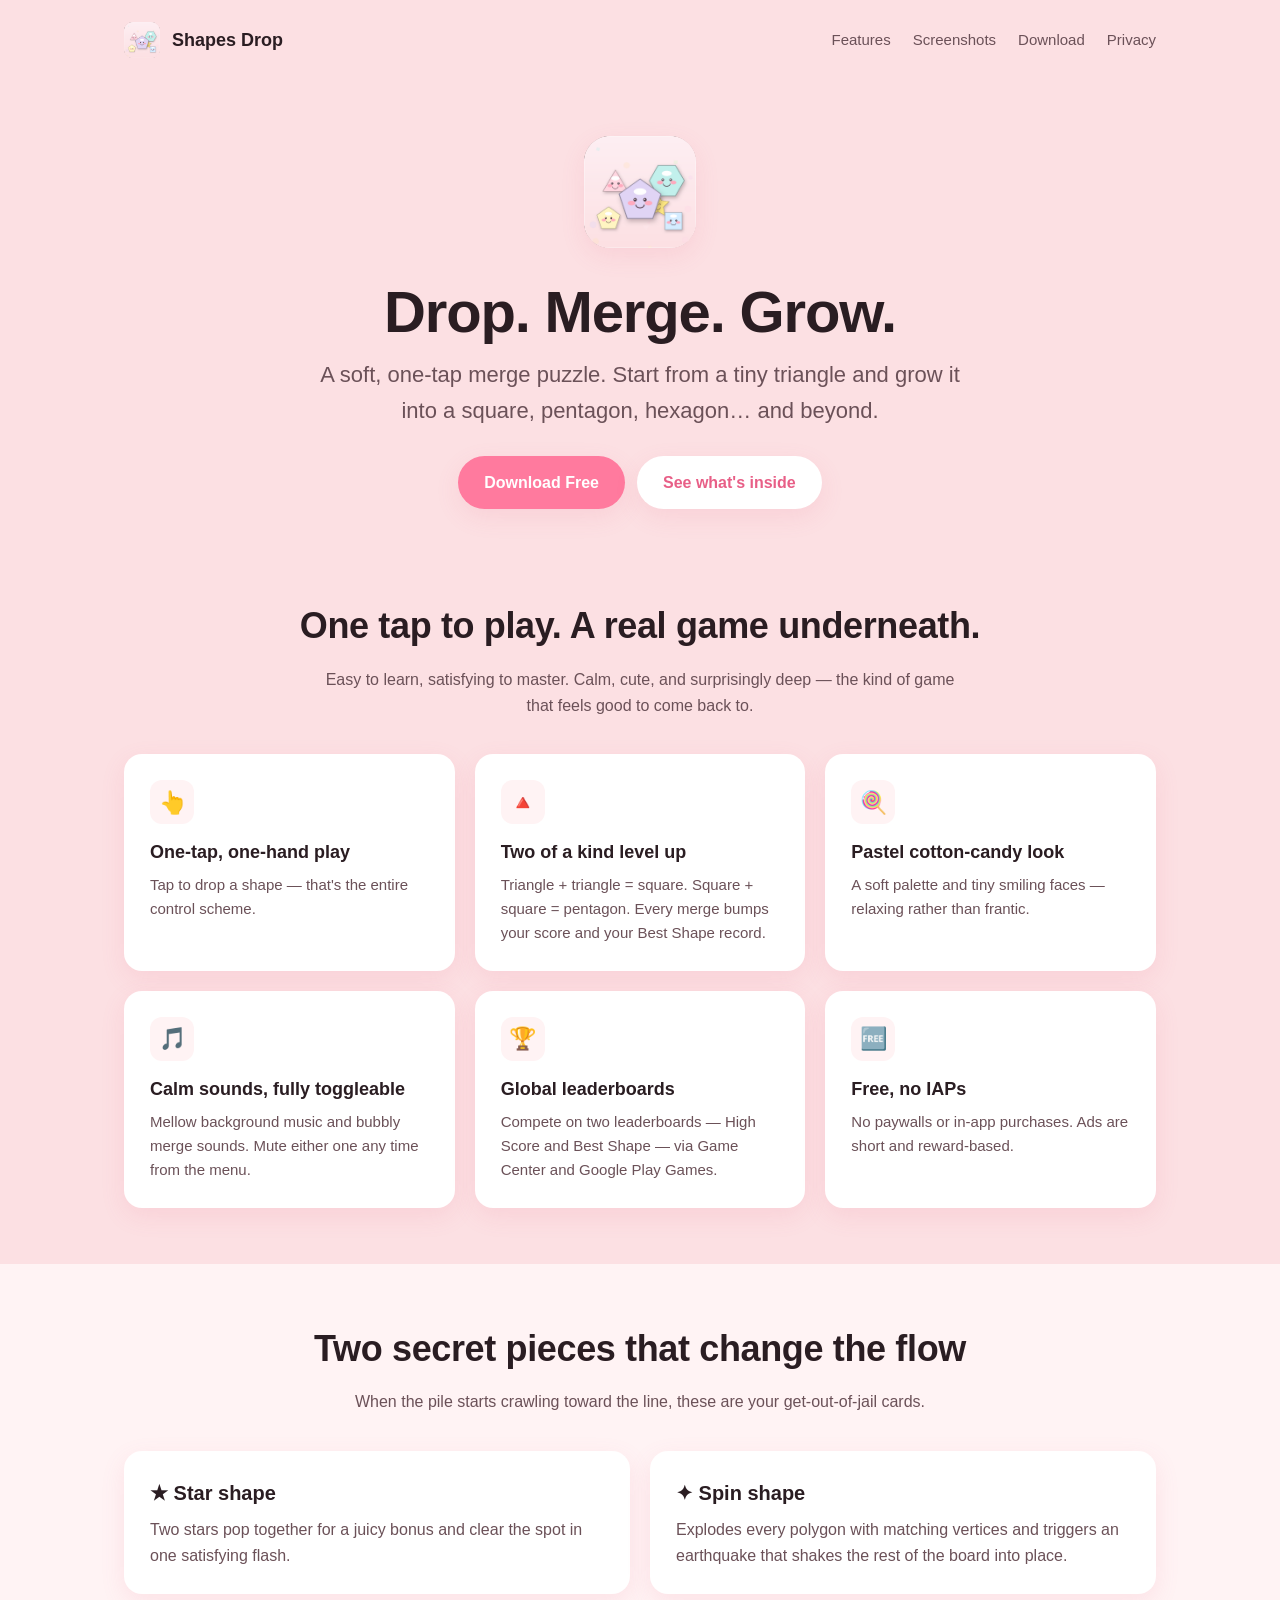
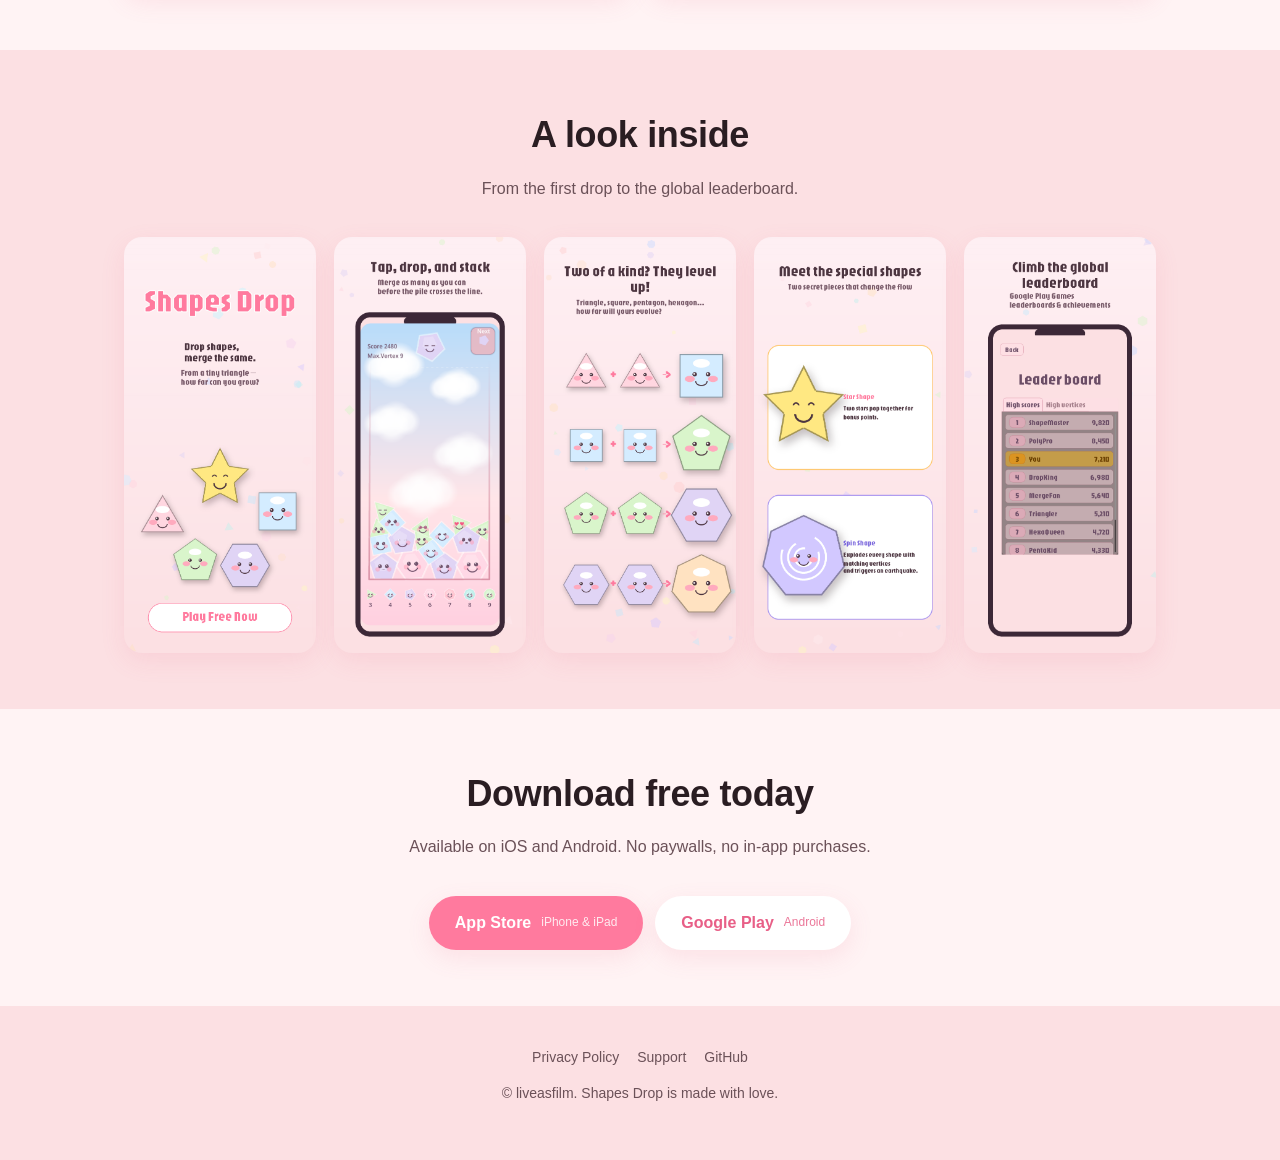
<file: index.html>
<!doctype html>
<html lang="en">
  <head>
    <meta charset="utf-8" />
    <meta name="viewport" content="width=device-width, initial-scale=1" />
    <title>Shapes Drop — Drop. Merge. Grow.</title>
    <meta
      name="description"
      content="Shapes Drop is a soft, one-tap merge puzzle. Drop shapes, match pairs, and grow from a triangle to a giant polygon. Free on iOS and Android."
    />
    <meta name="theme-color" content="#fce0e3" />
    <link rel="icon" type="image/png" href="assets/app_icon.png" />
    <link rel="apple-touch-icon" href="assets/app_icon.png" />
    <link rel="stylesheet" href="styles.css" />

    <!-- Open Graph -->
    <meta property="og:title" content="Shapes Drop — Drop. Merge. Grow." />
    <meta
      property="og:description"
      content="A soft, one-tap merge puzzle. Drop shapes, match pairs, set new highs."
    />
    <meta property="og:image" content="assets/feature_graphic.png" />
    <meta property="og:type" content="website" />
  </head>
  <body>
    <header class="site-header">
      <div class="container">
        <a class="brand" href="./">
          <img src="assets/app_icon.png" alt="Shapes Drop icon" />
          <span>Shapes Drop</span>
        </a>
        <nav class="nav">
          <a href="#features">Features</a>
          <a href="#screenshots">Screenshots</a>
          <a href="#download">Download</a>
          <a href="privacy.html">Privacy</a>
        </nav>
      </div>
    </header>

    <main>
      <section class="hero">
        <div class="container">
          <img class="icon" src="assets/app_icon.png" alt="Shapes Drop app icon" />
          <h1>Drop. Merge. Grow.</h1>
          <p class="tagline">
            A soft, one-tap merge puzzle. Start from a tiny triangle and grow it
            into a square, pentagon, hexagon… and beyond.
          </p>
          <div class="cta-row">
            <a class="cta" href="#download">Download Free</a>
            <a class="cta secondary" href="#features">See what's inside</a>
          </div>
        </div>
      </section>

      <section id="features">
        <div class="container">
          <div class="section-head">
            <h2>One tap to play. A real game underneath.</h2>
            <p class="lead">
              Easy to learn, satisfying to master. Calm, cute, and surprisingly
              deep — the kind of game that feels good to come back to.
            </p>
          </div>
          <div class="features">
            <div class="feature">
              <div class="emoji" aria-hidden="true">👆</div>
              <h3>One-tap, one-hand play</h3>
              <p>Tap to drop a shape — that's the entire control scheme.</p>
            </div>
            <div class="feature">
              <div class="emoji" aria-hidden="true">🔺</div>
              <h3>Two of a kind level up</h3>
              <p>
                Triangle + triangle = square. Square + square = pentagon. Every
                merge bumps your score and your Best Shape record.
              </p>
            </div>
            <div class="feature">
              <div class="emoji" aria-hidden="true">🍭</div>
              <h3>Pastel cotton-candy look</h3>
              <p>
                A soft palette and tiny smiling faces — relaxing rather than
                frantic.
              </p>
            </div>
            <div class="feature">
              <div class="emoji" aria-hidden="true">🎵</div>
              <h3>Calm sounds, fully toggleable</h3>
              <p>
                Mellow background music and bubbly merge sounds. Mute either one
                any time from the menu.
              </p>
            </div>
            <div class="feature">
              <div class="emoji" aria-hidden="true">🏆</div>
              <h3>Global leaderboards</h3>
              <p>
                Compete on two leaderboards — High Score and Best Shape — via
                Game Center and Google Play Games.
              </p>
            </div>
            <div class="feature">
              <div class="emoji" aria-hidden="true">🆓</div>
              <h3>Free, no IAPs</h3>
              <p>
                No paywalls or in-app purchases. Ads are short and reward-based.
              </p>
            </div>
          </div>
        </div>
      </section>

      <section id="specials" style="background: var(--bg-soft);">
        <div class="container">
          <div class="section-head">
            <h2>Two secret pieces that change the flow</h2>
            <p class="lead">
              When the pile starts crawling toward the line, these are your
              get-out-of-jail cards.
            </p>
          </div>
          <div class="specials">
            <div class="special">
              <h3>★ Star shape</h3>
              <p>
                Two stars pop together for a juicy bonus and clear the spot in
                one satisfying flash.
              </p>
            </div>
            <div class="special">
              <h3>✦ Spin shape</h3>
              <p>
                Explodes every polygon with matching vertices and triggers an
                earthquake that shakes the rest of the board into place.
              </p>
            </div>
          </div>
        </div>
      </section>

      <section id="screenshots">
        <div class="container">
          <div class="section-head">
            <h2>A look inside</h2>
            <p class="lead">From the first drop to the global leaderboard.</p>
          </div>
          <div class="shots">
            <img src="assets/screenshots/01_title.png" alt="Title screen" loading="lazy" />
            <img src="assets/screenshots/02_gameplay.png" alt="Gameplay" loading="lazy" />
            <img src="assets/screenshots/03_merge.png" alt="Merging shapes" loading="lazy" />
            <img src="assets/screenshots/04_specials.png" alt="Special shapes" loading="lazy" />
            <img src="assets/screenshots/05_leaderboard.png" alt="Leaderboard" loading="lazy" />
          </div>
        </div>
      </section>

      <section id="download" style="background: var(--bg-soft);">
        <div class="container section-head">
          <h2>Download free today</h2>
          <p class="lead">
            Available on iOS and Android. No paywalls, no in-app purchases.
          </p>
          <div class="cta-row">
            <a
              class="cta"
              href="https://apps.apple.com/app/id0000000000"
              target="_blank"
              rel="noopener"
              >App Store<small>iPhone &amp; iPad</small></a
            >
            <a
              class="cta secondary"
              href="https://play.google.com/store/apps/details?id=com.liveasfilm.shapesdrop"
              target="_blank"
              rel="noopener"
              >Google Play<small>Android</small></a
            >
          </div>
        </div>
      </section>
    </main>

    <footer class="site-footer">
      <div class="container">
        <div class="links">
          <a href="privacy.html">Privacy Policy</a>
          <a href="mailto:liveasfilm@gmail.com">Support</a>
          <a
            href="https://github.com/liveasfilm/shapes-drop"
            target="_blank"
            rel="noopener"
            >GitHub</a
          >
        </div>
        <div>© liveasfilm. Shapes Drop is made with love.</div>
      </div>
    </footer>
  </body>
</html>
</file>
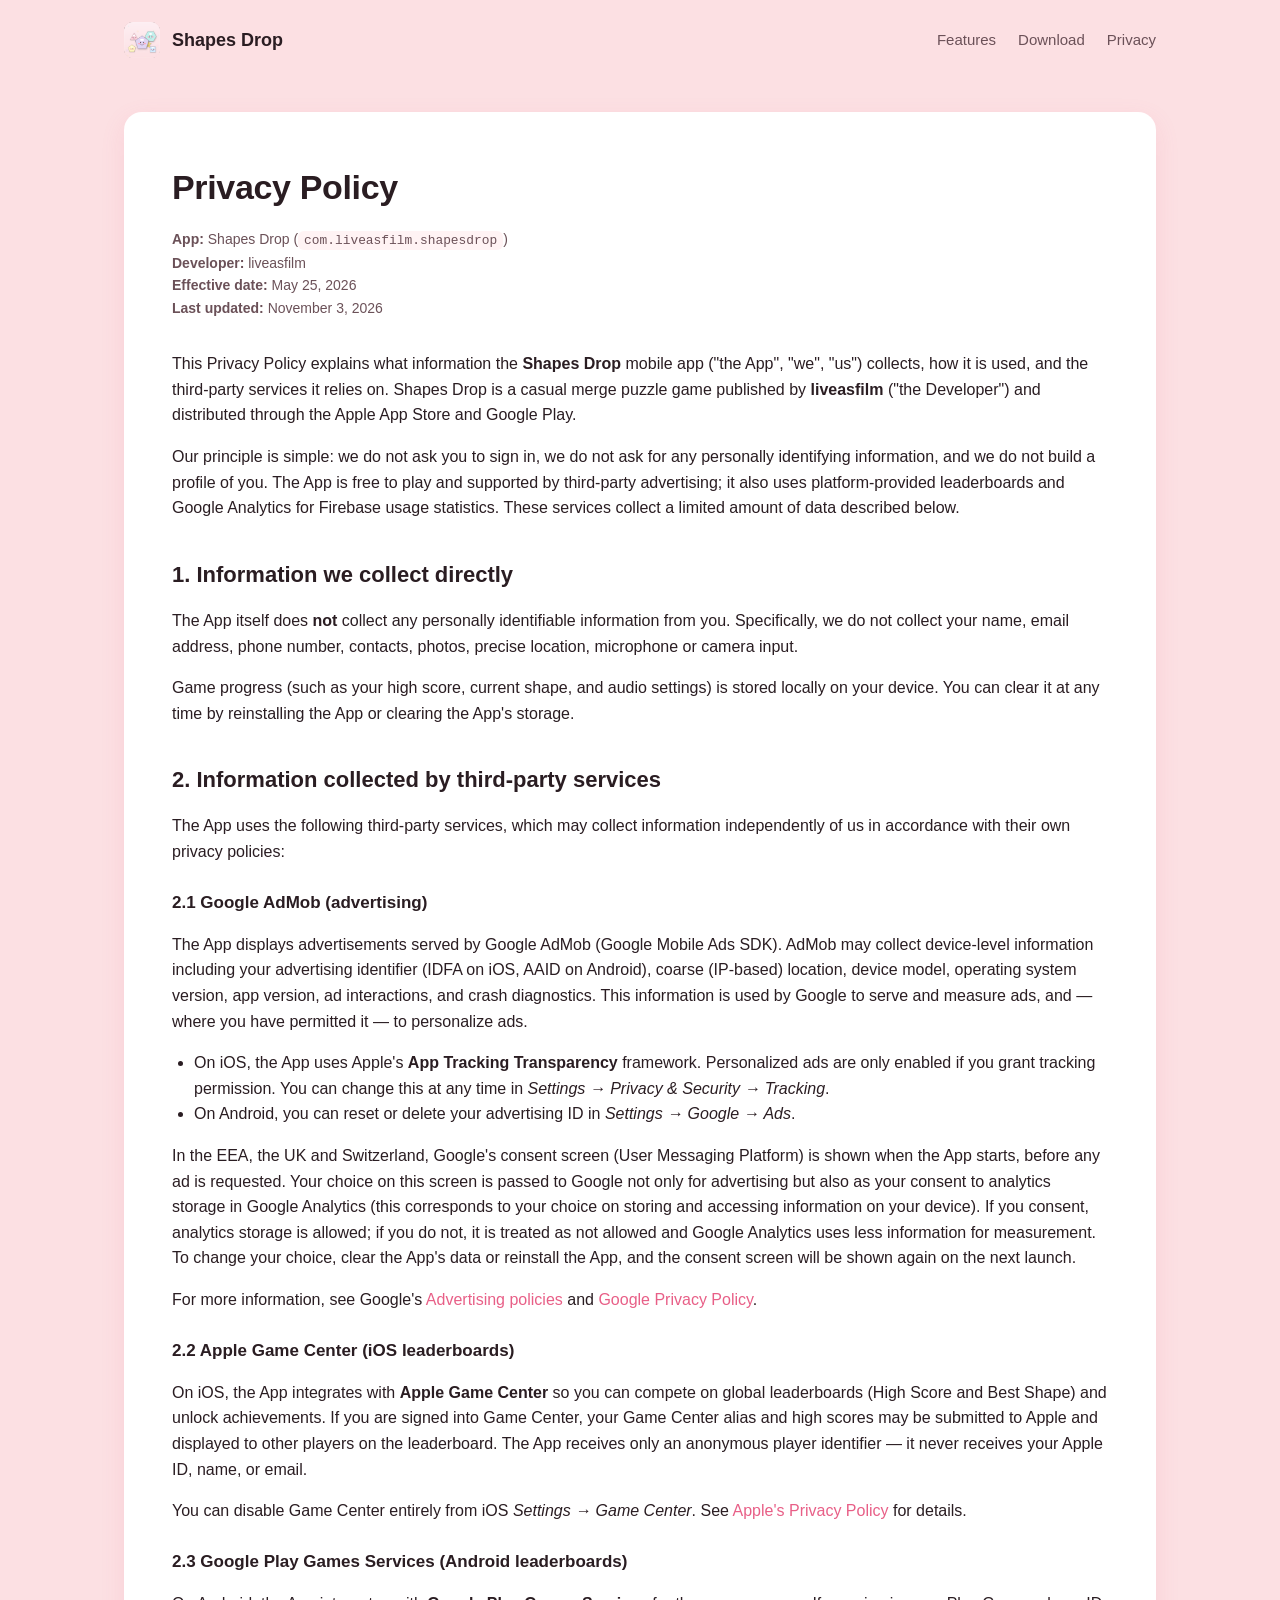
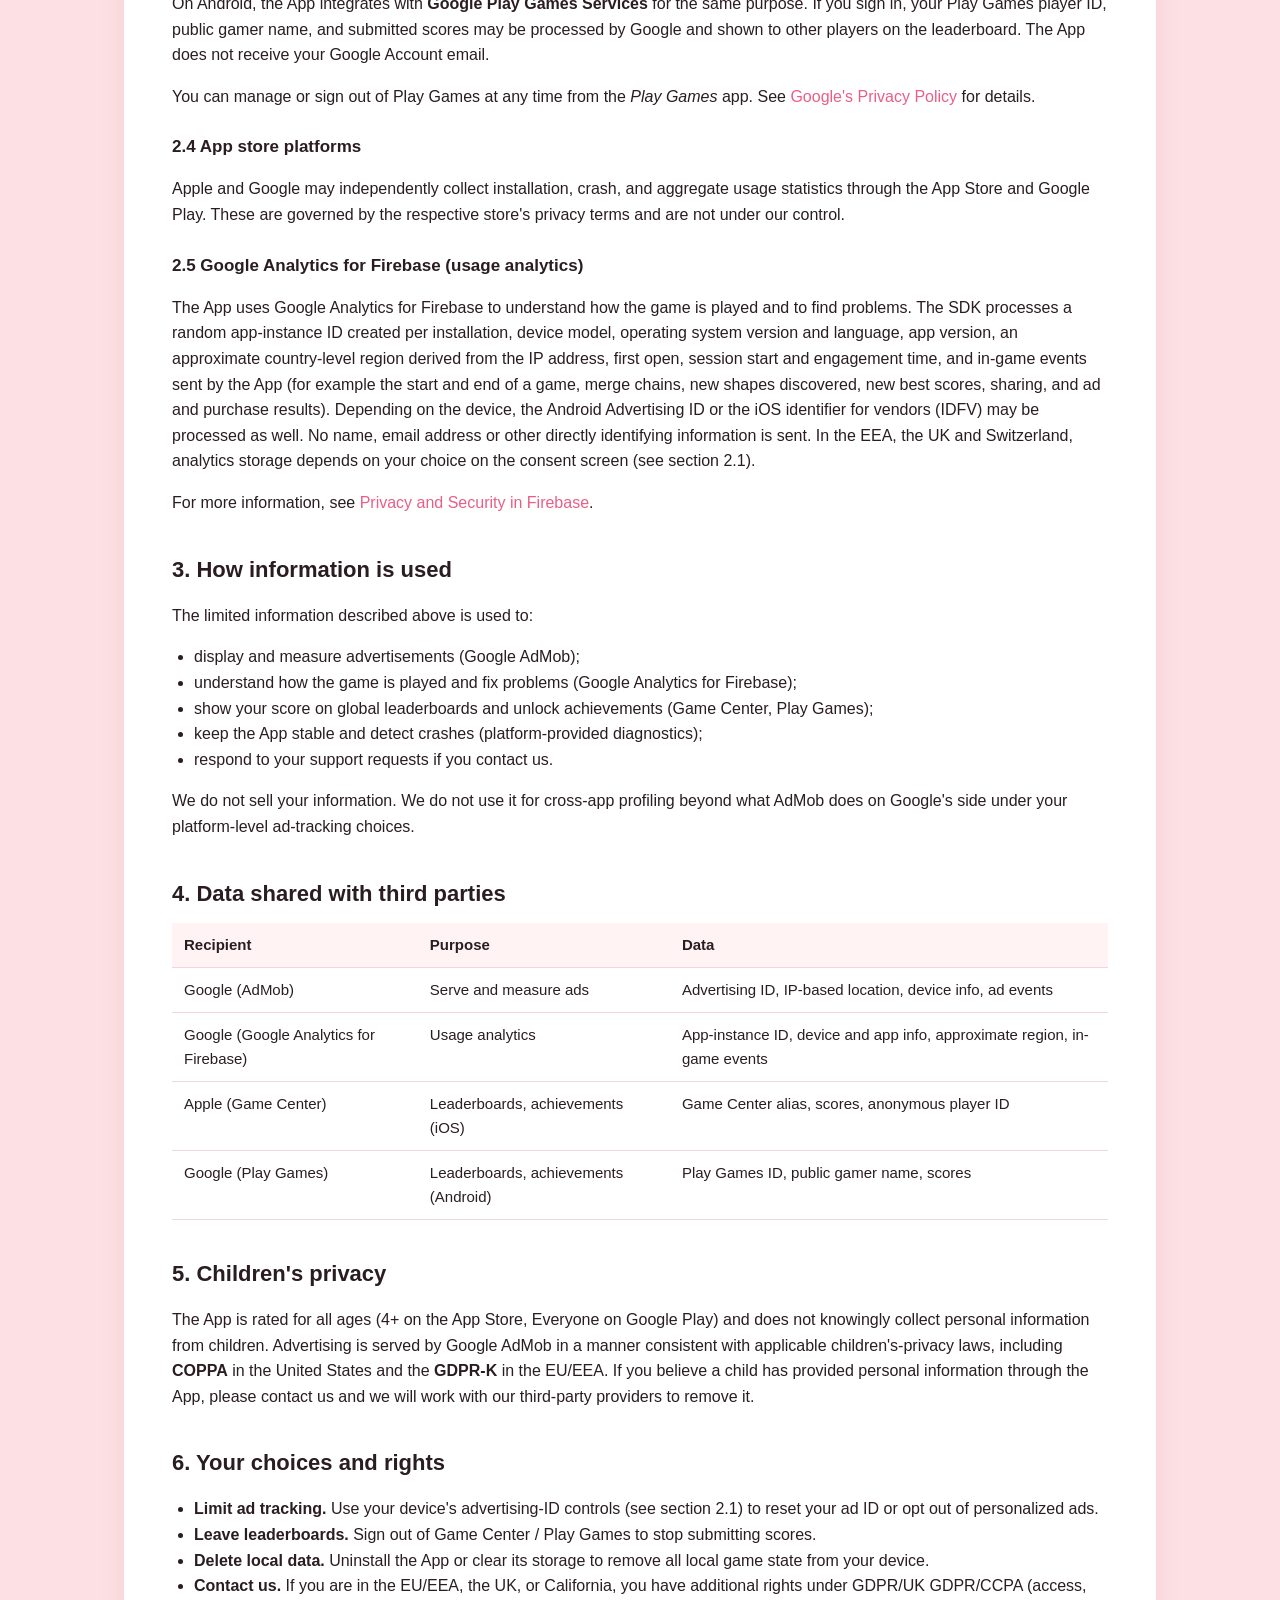
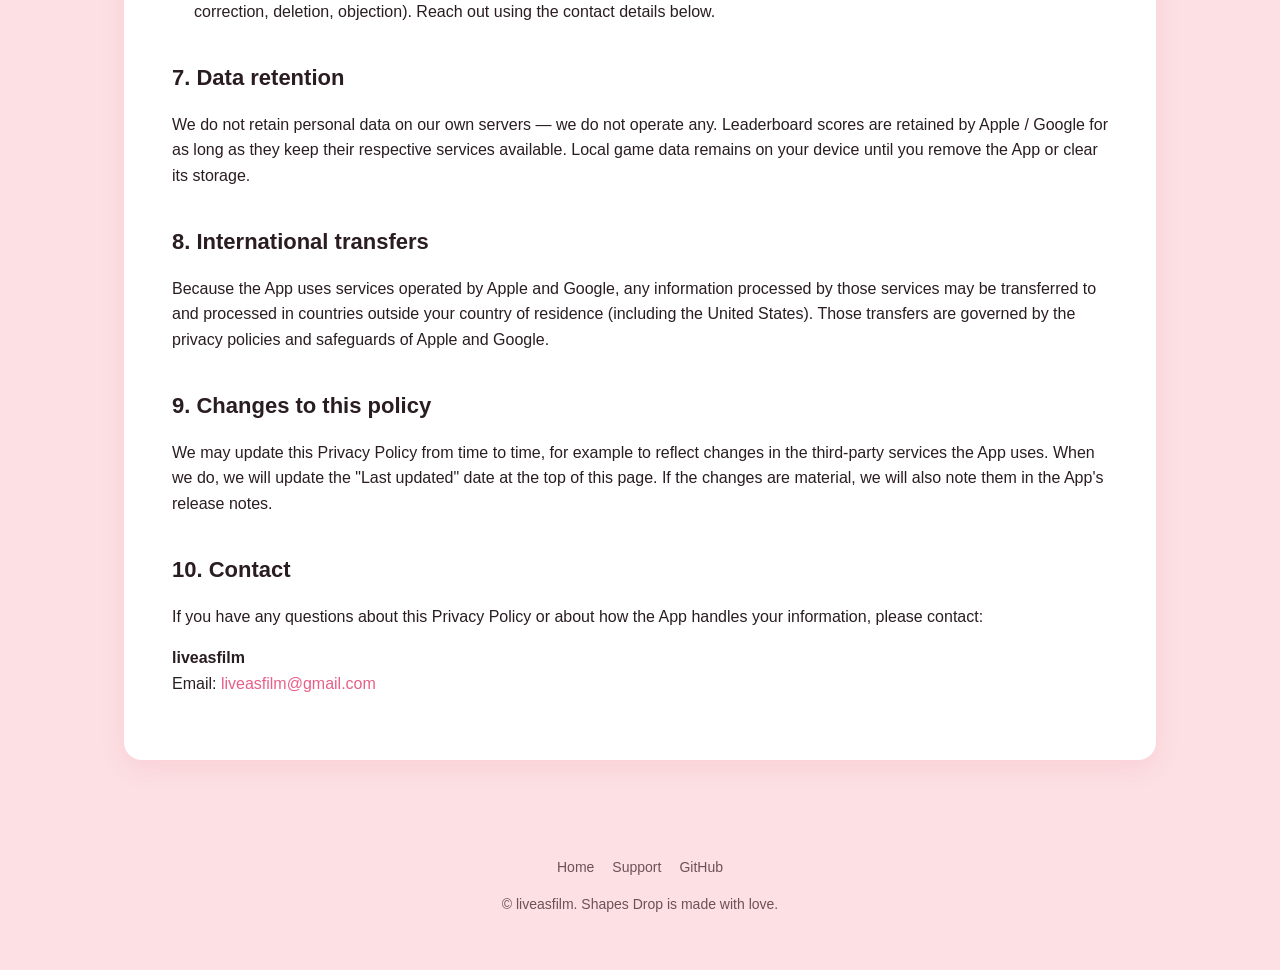
<file: privacy.html>
<!doctype html>
<html lang="en">
  <head>
    <meta charset="utf-8" />
    <meta name="viewport" content="width=device-width, initial-scale=1" />
    <title>Privacy Policy — Shapes Drop</title>
    <meta
      name="description"
      content="Privacy policy for Shapes Drop, a free mobile merge puzzle game by liveasfilm."
    />
    <meta name="theme-color" content="#fce0e3" />
    <link rel="icon" type="image/png" href="assets/app_icon.png" />
    <link rel="stylesheet" href="styles.css" />
  </head>
  <body>
    <header class="site-header">
      <div class="container">
        <a class="brand" href="./">
          <img src="assets/app_icon.png" alt="Shapes Drop icon" />
          <span>Shapes Drop</span>
        </a>
        <nav class="nav">
          <a href="index.html#features">Features</a>
          <a href="index.html#download">Download</a>
          <a href="privacy.html">Privacy</a>
        </nav>
      </div>
    </header>

    <main class="container">
      <article class="doc">
        <h1>Privacy Policy</h1>
        <p class="meta">
          <strong>App:</strong> Shapes Drop (<code>com.liveasfilm.shapesdrop</code>)<br />
          <strong>Developer:</strong> liveasfilm<br />
          <strong>Effective date:</strong> May 25, 2026<br />
          <strong>Last updated:</strong> November 3, 2026
        </p>

        <p>
          This Privacy Policy explains what information the
          <strong>Shapes Drop</strong> mobile app ("the App", "we", "us")
          collects, how it is used, and the third-party services it relies on.
          Shapes Drop is a casual merge puzzle game published by
          <strong>liveasfilm</strong> ("the Developer") and distributed through
          the Apple App Store and Google Play.
        </p>

        <p>
          Our principle is simple: we do not ask you to sign in, we do not ask
          for any personally identifying information, and we do not build a
          profile of you. The App is free to play and supported by third-party
          advertising; it also uses platform-provided leaderboards and Google
          Analytics for Firebase usage statistics. These services collect a
          limited amount of data described below.
        </p>

        <h2>1. Information we collect directly</h2>
        <p>
          The App itself does <strong>not</strong> collect any personally
          identifiable information from you. Specifically, we do not collect
          your name, email address, phone number, contacts, photos, precise
          location, microphone or camera input.
        </p>
        <p>
          Game progress (such as your high score, current shape, and audio
          settings) is stored locally on your device. You can clear it at any
          time by reinstalling the App or clearing the App's storage.
        </p>

        <h2>2. Information collected by third-party services</h2>
        <p>
          The App uses the following third-party services, which may collect
          information independently of us in accordance with their own privacy
          policies:
        </p>

        <h3>2.1 Google AdMob (advertising)</h3>
        <p>
          The App displays advertisements served by Google AdMob (Google
          Mobile Ads SDK). AdMob may collect device-level information including
          your advertising identifier (IDFA on iOS, AAID on Android), coarse
          (IP-based) location, device model, operating system version, app
          version, ad interactions, and crash diagnostics. This information is
          used by Google to serve and measure ads, and — where you have
          permitted it — to personalize ads.
        </p>
        <ul>
          <li>
            On iOS, the App uses Apple's
            <strong>App Tracking Transparency</strong> framework. Personalized
            ads are only enabled if you grant tracking permission. You can
            change this at any time in
            <em>Settings → Privacy &amp; Security → Tracking</em>.
          </li>
          <li>
            On Android, you can reset or delete your advertising ID in
            <em>Settings → Google → Ads</em>.
          </li>
        </ul>
        <p>
          In the EEA, the UK and Switzerland, Google's consent screen (User
          Messaging Platform) is shown when the App starts, before any ad is
          requested. Your choice on this screen is passed to Google not only
          for advertising but also as your consent to analytics storage in
          Google Analytics (this corresponds to your choice on storing and
          accessing information on your device). If you consent, analytics
          storage is allowed; if you do not, it is treated as not allowed and
          Google Analytics uses less information for measurement. To change
          your choice, clear the App's data or reinstall the App, and the
          consent screen will be shown again on the next launch.
        </p>
        <p>
          For more information, see Google's
          <a
            href="https://policies.google.com/technologies/ads"
            target="_blank"
            rel="noopener"
            >Advertising policies</a
          >
          and
          <a
            href="https://policies.google.com/privacy"
            target="_blank"
            rel="noopener"
            >Google Privacy Policy</a
          >.
        </p>

        <h3>2.2 Apple Game Center (iOS leaderboards)</h3>
        <p>
          On iOS, the App integrates with <strong>Apple Game Center</strong> so
          you can compete on global leaderboards (High Score and Best Shape) and
          unlock achievements. If you are signed into Game Center, your Game
          Center alias and high scores may be submitted to Apple and displayed
          to other players on the leaderboard. The App receives only an
          anonymous player identifier — it never receives your Apple ID,
          name, or email.
        </p>
        <p>
          You can disable Game Center entirely from iOS
          <em>Settings → Game Center</em>. See
          <a
            href="https://www.apple.com/legal/privacy/"
            target="_blank"
            rel="noopener"
            >Apple's Privacy Policy</a
          >
          for details.
        </p>

        <h3>2.3 Google Play Games Services (Android leaderboards)</h3>
        <p>
          On Android, the App integrates with
          <strong>Google Play Games Services</strong> for the same purpose. If
          you sign in, your Play Games player ID, public gamer name, and
          submitted scores may be processed by Google and shown to other players
          on the leaderboard. The App does not receive your Google Account
          email.
        </p>
        <p>
          You can manage or sign out of Play Games at any time from the
          <em>Play Games</em> app. See
          <a
            href="https://policies.google.com/privacy"
            target="_blank"
            rel="noopener"
            >Google's Privacy Policy</a
          >
          for details.
        </p>

        <h3>2.4 App store platforms</h3>
        <p>
          Apple and Google may independently collect installation, crash, and
          aggregate usage statistics through the App Store and Google Play.
          These are governed by the respective store's privacy terms and are
          not under our control.
        </p>

        <h3>2.5 Google Analytics for Firebase (usage analytics)</h3>
        <p>
          The App uses Google Analytics for Firebase to understand how the game
          is played and to find problems. The SDK processes a random
          app-instance ID created per installation, device model, operating
          system version and language, app version, an approximate
          country-level region derived from the IP address, first open,
          session start and engagement time, and in-game events sent by the
          App (for example the start and end of a game, merge chains, new
          shapes discovered, new best scores, sharing, and ad and purchase
          results). Depending on the device, the Android Advertising ID or the
          iOS identifier for vendors (IDFV) may be processed as well. No name,
          email address or other directly identifying information is sent. In
          the EEA, the UK and Switzerland, analytics storage depends on your
          choice on the consent screen (see section 2.1).
        </p>
        <p>
          For more information, see
          <a
            href="https://firebase.google.com/support/privacy"
            target="_blank"
            rel="noopener"
            >Privacy and Security in Firebase</a
          >.
        </p>

        <h2>3. How information is used</h2>
        <p>The limited information described above is used to:</p>
        <ul>
          <li>display and measure advertisements (Google AdMob);</li>
          <li>
            understand how the game is played and fix problems (Google
            Analytics for Firebase);
          </li>
          <li>
            show your score on global leaderboards and unlock achievements
            (Game Center, Play Games);
          </li>
          <li>
            keep the App stable and detect crashes (platform-provided
            diagnostics);
          </li>
          <li>respond to your support requests if you contact us.</li>
        </ul>
        <p>
          We do not sell your information. We do not use it for
          cross-app profiling beyond what AdMob does on Google's side under
          your platform-level ad-tracking choices.
        </p>

        <h2>4. Data shared with third parties</h2>
        <table>
          <thead>
            <tr>
              <th>Recipient</th>
              <th>Purpose</th>
              <th>Data</th>
            </tr>
          </thead>
          <tbody>
            <tr>
              <td>Google (AdMob)</td>
              <td>Serve and measure ads</td>
              <td>Advertising ID, IP-based location, device info, ad events</td>
            </tr>
            <tr>
              <td>Google (Google Analytics for Firebase)</td>
              <td>Usage analytics</td>
              <td>App-instance ID, device and app info, approximate region, in-game events</td>
            </tr>
            <tr>
              <td>Apple (Game Center)</td>
              <td>Leaderboards, achievements (iOS)</td>
              <td>Game Center alias, scores, anonymous player ID</td>
            </tr>
            <tr>
              <td>Google (Play Games)</td>
              <td>Leaderboards, achievements (Android)</td>
              <td>Play Games ID, public gamer name, scores</td>
            </tr>
          </tbody>
        </table>

        <h2>5. Children's privacy</h2>
        <p>
          The App is rated for all ages (4+ on the App Store, Everyone on
          Google Play) and does not knowingly collect personal information from
          children. Advertising is served by Google AdMob in a manner consistent
          with applicable children's-privacy laws, including
          <strong>COPPA</strong> in the United States and the
          <strong>GDPR-K</strong> in the EU/EEA. If you believe a child has
          provided personal information through the App, please contact us and
          we will work with our third-party providers to remove it.
        </p>

        <h2>6. Your choices and rights</h2>
        <ul>
          <li>
            <strong>Limit ad tracking.</strong> Use your device's
            advertising-ID controls (see section 2.1) to reset your ad ID or
            opt out of personalized ads.
          </li>
          <li>
            <strong>Leave leaderboards.</strong> Sign out of Game Center / Play
            Games to stop submitting scores.
          </li>
          <li>
            <strong>Delete local data.</strong> Uninstall the App or clear its
            storage to remove all local game state from your device.
          </li>
          <li>
            <strong>Contact us.</strong> If you are in the EU/EEA, the UK, or
            California, you have additional rights under GDPR/UK GDPR/CCPA
            (access, correction, deletion, objection). Reach out using the
            contact details below.
          </li>
        </ul>

        <h2>7. Data retention</h2>
        <p>
          We do not retain personal data on our own servers — we do not operate
          any. Leaderboard scores are retained by Apple / Google for as long as
          they keep their respective services available. Local game data
          remains on your device until you remove the App or clear its
          storage.
        </p>

        <h2>8. International transfers</h2>
        <p>
          Because the App uses services operated by Apple and Google, any
          information processed by those services may be transferred to and
          processed in countries outside your country of residence (including
          the United States). Those transfers are governed by the privacy
          policies and safeguards of Apple and Google.
        </p>

        <h2>9. Changes to this policy</h2>
        <p>
          We may update this Privacy Policy from time to time, for example to
          reflect changes in the third-party services the App uses. When we do,
          we will update the "Last updated" date at the top of this page. If
          the changes are material, we will also note them in the App's
          release notes.
        </p>

        <h2>10. Contact</h2>
        <p>
          If you have any questions about this Privacy Policy or about how the
          App handles your information, please contact:
        </p>
        <p>
          <strong>liveasfilm</strong><br />
          Email:
          <a href="mailto:liveasfilm@gmail.com">liveasfilm@gmail.com</a>
        </p>
      </article>
    </main>

    <footer class="site-footer">
      <div class="container">
        <div class="links">
          <a href="index.html">Home</a>
          <a href="mailto:liveasfilm@gmail.com">Support</a>
          <a
            href="https://github.com/liveasfilm/shapes-drop"
            target="_blank"
            rel="noopener"
            >GitHub</a
          >
        </div>
        <div>© liveasfilm. Shapes Drop is made with love.</div>
      </div>
    </footer>
  </body>
</html>
</file>
<file: styles.css>
/* Shapes Drop — site styles */
:root {
  --bg: #fce0e3;
  --bg-soft: #fff3f4;
  --card: #ffffff;
  --ink: #2a1d22;
  --ink-soft: #6b5158;
  --pink: #ff7a9e;
  --pink-deep: #e85f87;
  --mint: #b6e3d4;
  --lemon: #ffe9a8;
  --lilac: #d9c8ff;
  --shadow: 0 8px 24px rgba(232, 95, 135, 0.12);
  --radius: 18px;
  --radius-sm: 12px;
  --maxw: 1080px;
  --font: "Inter", "SF Pro Text", -apple-system, BlinkMacSystemFont,
    "Helvetica Neue", "Segoe UI", "Apple SD Gothic Neo", "Noto Sans KR",
    sans-serif;
}

* {
  box-sizing: border-box;
}

html,
body {
  margin: 0;
  padding: 0;
}

body {
  background: var(--bg);
  color: var(--ink);
  font-family: var(--font);
  line-height: 1.6;
  -webkit-font-smoothing: antialiased;
}

a {
  color: var(--pink-deep);
  text-decoration: none;
}

a:hover {
  text-decoration: underline;
}

.container {
  max-width: var(--maxw);
  margin: 0 auto;
  padding: 0 24px;
}

/* ===== Header ===== */
.site-header {
  padding: 22px 0;
}

.site-header .container {
  display: flex;
  align-items: center;
  justify-content: space-between;
  gap: 16px;
}

.brand {
  display: flex;
  align-items: center;
  gap: 12px;
  font-weight: 700;
  font-size: 18px;
  color: var(--ink);
}

.brand img {
  width: 36px;
  height: 36px;
  border-radius: 9px;
}

.nav {
  display: flex;
  gap: 22px;
  font-weight: 500;
  font-size: 15px;
}

.nav a {
  color: var(--ink-soft);
}

.nav a:hover {
  color: var(--pink-deep);
  text-decoration: none;
}

/* ===== Hero ===== */
.hero {
  padding: 56px 0 32px;
  text-align: center;
}

.hero .icon {
  width: 112px;
  height: 112px;
  border-radius: 26px;
  box-shadow: var(--shadow);
  margin-bottom: 24px;
}

.hero h1 {
  font-size: clamp(36px, 6vw, 58px);
  margin: 0 0 14px;
  letter-spacing: -0.02em;
  line-height: 1.1;
}

.hero .tagline {
  font-size: clamp(18px, 2.4vw, 22px);
  color: var(--ink-soft);
  margin: 0 auto 28px;
  max-width: 640px;
}

.cta {
  display: inline-flex;
  align-items: center;
  gap: 10px;
  padding: 14px 26px;
  background: var(--pink);
  color: #fff;
  font-weight: 700;
  font-size: 16px;
  border-radius: 999px;
  box-shadow: var(--shadow);
  transition: transform 0.15s ease, background 0.15s ease;
}

.cta:hover {
  background: var(--pink-deep);
  text-decoration: none;
  transform: translateY(-1px);
}

.cta.secondary {
  background: #fff;
  color: var(--pink-deep);
}

.cta-row {
  display: flex;
  flex-wrap: wrap;
  justify-content: center;
  gap: 12px;
}

.cta small {
  display: block;
  font-size: 12px;
  font-weight: 500;
  opacity: 0.85;
}

/* ===== Sections ===== */
section {
  padding: 56px 0;
}

section h2 {
  font-size: clamp(26px, 4vw, 36px);
  margin: 0 0 12px;
  letter-spacing: -0.01em;
}

section .lead {
  color: var(--ink-soft);
  max-width: 640px;
  margin: 0 0 36px;
}

.section-head {
  text-align: center;
}

.section-head .lead {
  margin-left: auto;
  margin-right: auto;
}

/* ===== Feature grid ===== */
.features {
  display: grid;
  grid-template-columns: repeat(auto-fit, minmax(260px, 1fr));
  gap: 20px;
}

.feature {
  background: var(--card);
  padding: 26px;
  border-radius: var(--radius);
  box-shadow: var(--shadow);
}

.feature .emoji {
  display: inline-flex;
  align-items: center;
  justify-content: center;
  width: 44px;
  height: 44px;
  background: var(--bg-soft);
  border-radius: 12px;
  font-size: 22px;
  margin-bottom: 14px;
}

.feature h3 {
  margin: 0 0 6px;
  font-size: 18px;
}

.feature p {
  margin: 0;
  color: var(--ink-soft);
  font-size: 15px;
}

/* ===== Screenshots ===== */
.shots {
  display: grid;
  grid-template-columns: repeat(auto-fit, minmax(180px, 1fr));
  gap: 18px;
}

.shots img {
  width: 100%;
  height: auto;
  border-radius: var(--radius);
  box-shadow: var(--shadow);
  display: block;
  background: #fff;
}

/* ===== Specials ===== */
.specials {
  display: grid;
  grid-template-columns: repeat(auto-fit, minmax(280px, 1fr));
  gap: 20px;
}

.special {
  background: var(--card);
  padding: 26px;
  border-radius: var(--radius);
  box-shadow: var(--shadow);
}

.special h3 {
  margin: 0 0 8px;
  font-size: 20px;
}

.special p {
  margin: 0;
  color: var(--ink-soft);
}

/* ===== Footer ===== */
.site-footer {
  padding: 40px 0 56px;
  color: var(--ink-soft);
  font-size: 14px;
  text-align: center;
}

.site-footer .links {
  display: flex;
  flex-wrap: wrap;
  justify-content: center;
  gap: 18px;
  margin-bottom: 14px;
}

.site-footer .links a {
  color: var(--ink-soft);
}

/* ===== Privacy page ===== */
.doc {
  background: var(--card);
  padding: 48px;
  border-radius: var(--radius);
  box-shadow: var(--shadow);
  margin: 32px 0 56px;
}

.doc h1 {
  margin: 0 0 8px;
  font-size: 34px;
  letter-spacing: -0.01em;
}

.doc .meta {
  color: var(--ink-soft);
  font-size: 14px;
  margin-bottom: 32px;
}

.doc h2 {
  margin: 36px 0 12px;
  font-size: 22px;
}

.doc h3 {
  margin: 24px 0 8px;
  font-size: 17px;
}

.doc p,
.doc li {
  color: var(--ink);
  font-size: 16px;
}

.doc ul {
  padding-left: 22px;
}

.doc table {
  width: 100%;
  border-collapse: collapse;
  margin: 12px 0 18px;
  font-size: 15px;
}

.doc th,
.doc td {
  text-align: left;
  padding: 10px 12px;
  border-bottom: 1px solid #f3d6dc;
  vertical-align: top;
}

.doc th {
  background: var(--bg-soft);
  font-weight: 600;
}

.doc code {
  background: var(--bg-soft);
  padding: 2px 6px;
  border-radius: 6px;
  font-size: 0.92em;
}

@media (max-width: 640px) {
  .doc {
    padding: 28px 22px;
  }
  .nav {
    display: none;
  }
  section {
    padding: 40px 0;
  }
}
</file>
